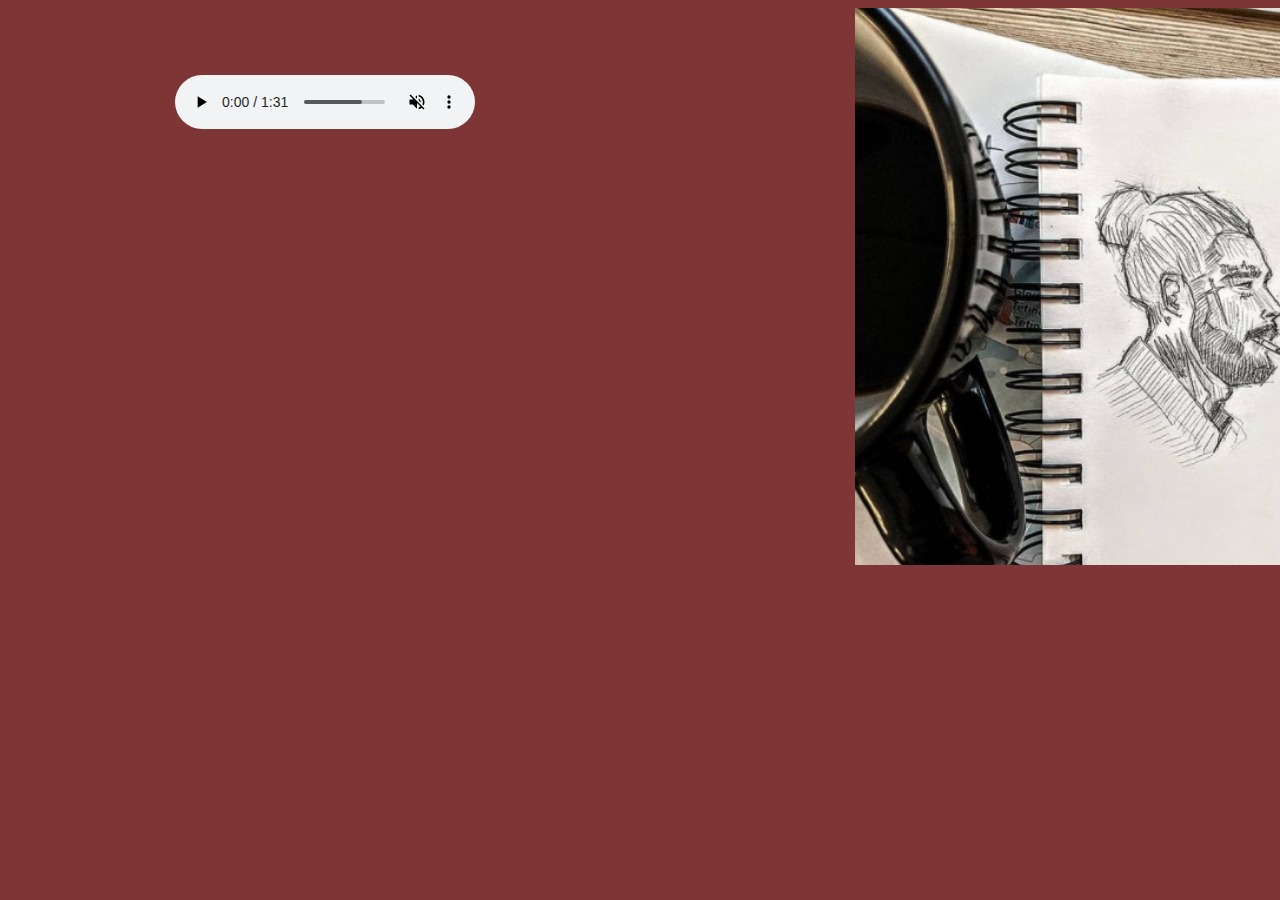
<file: Banner/index.html>
<!DOCTYPE html>
<html lang="pt-br"></html>
  <head>

    <meta charset="utf-8" />
    <meta name="viewport" content="width=device-width, initial-scale=1" />
    <title>Flaveta Figurinhas</title>
    <link rel="stylesheet" href="style.css">
  </head>

  <body>
      <h1> </h1>
      
<div id="audio">

      <audio src="audio1.mp3" autoplay controls muted loop > Ixxi não tem suporte para ouvir

</audio>
</div>

<div id="slider">
  <img class="selected" src="figure/figure1.png">
  <img src="figure/figure2.png">
  <img src="figure/figure3.png">
  <img src="figure/figure4.png">

</div>

<script src="script.js"></script>

  </body>

</html>
</file>
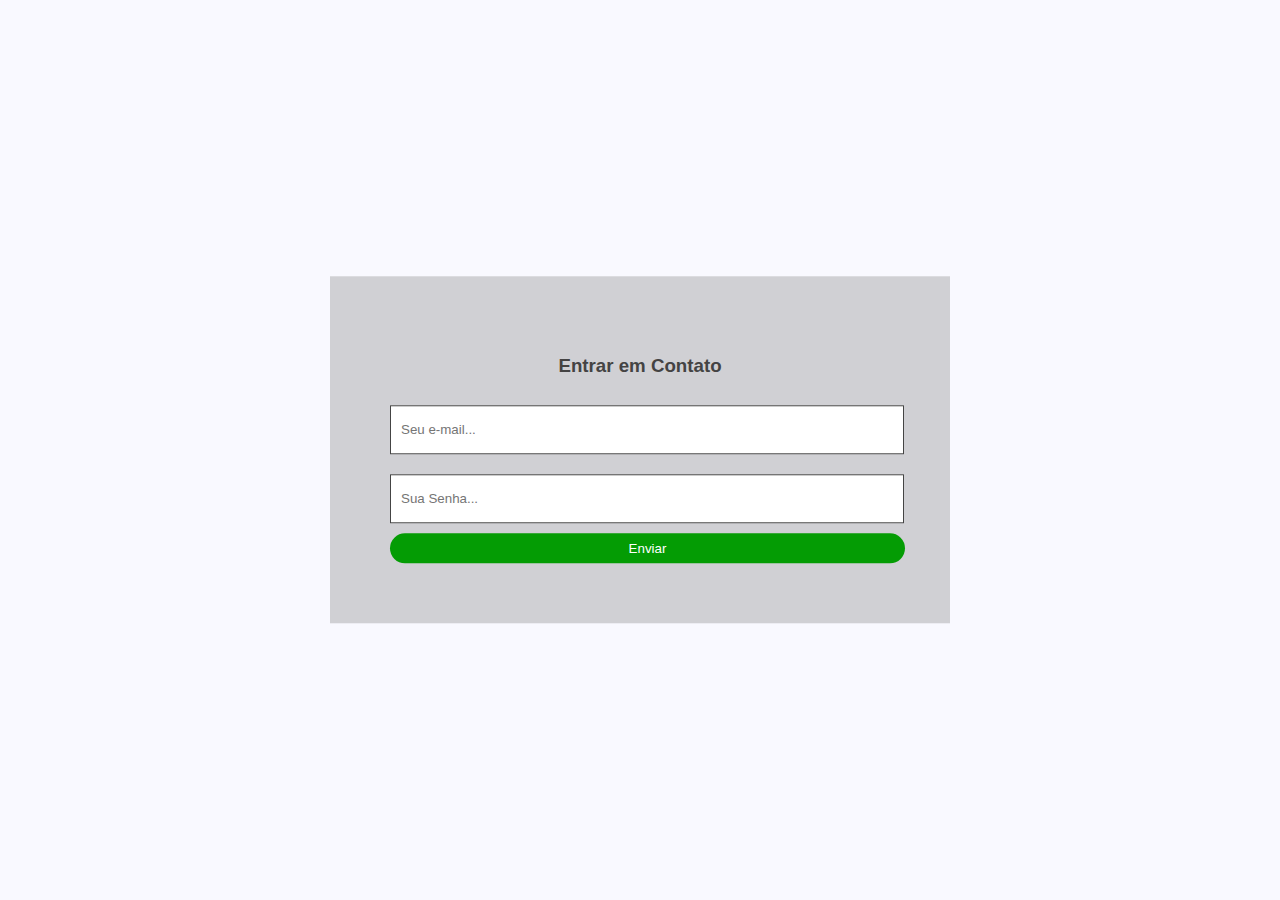
<file: CadastroFormulario/index.html>
<!DOCTYPE html>
<html lang="pt-br">
<head>
    <meta charset="UTF-8">
    <meta http-equiv="X-UA-Compatible" content="IE=edge">
    <meta name="viewport" content="width=device-width, initial-scale=1.0">
    <link rel="stylesheet" href="style.css">
    <link rel="stylesheet" href="index.js">
    <title>Cadastro Formulario</title>

<script>
   


</script>

</head>
<body>
    <form>
        <h3> Entrar em Contato</h3>
        <input type="text"     nome="email" placeholder="Seu e-mail..."/>
        <input type="password" nome="senha" placeholder="Sua Senha..."/>
        <input type="submit"   nome="acao"  value="Enviar"/>


    </form>

</body>
</html>
</file>
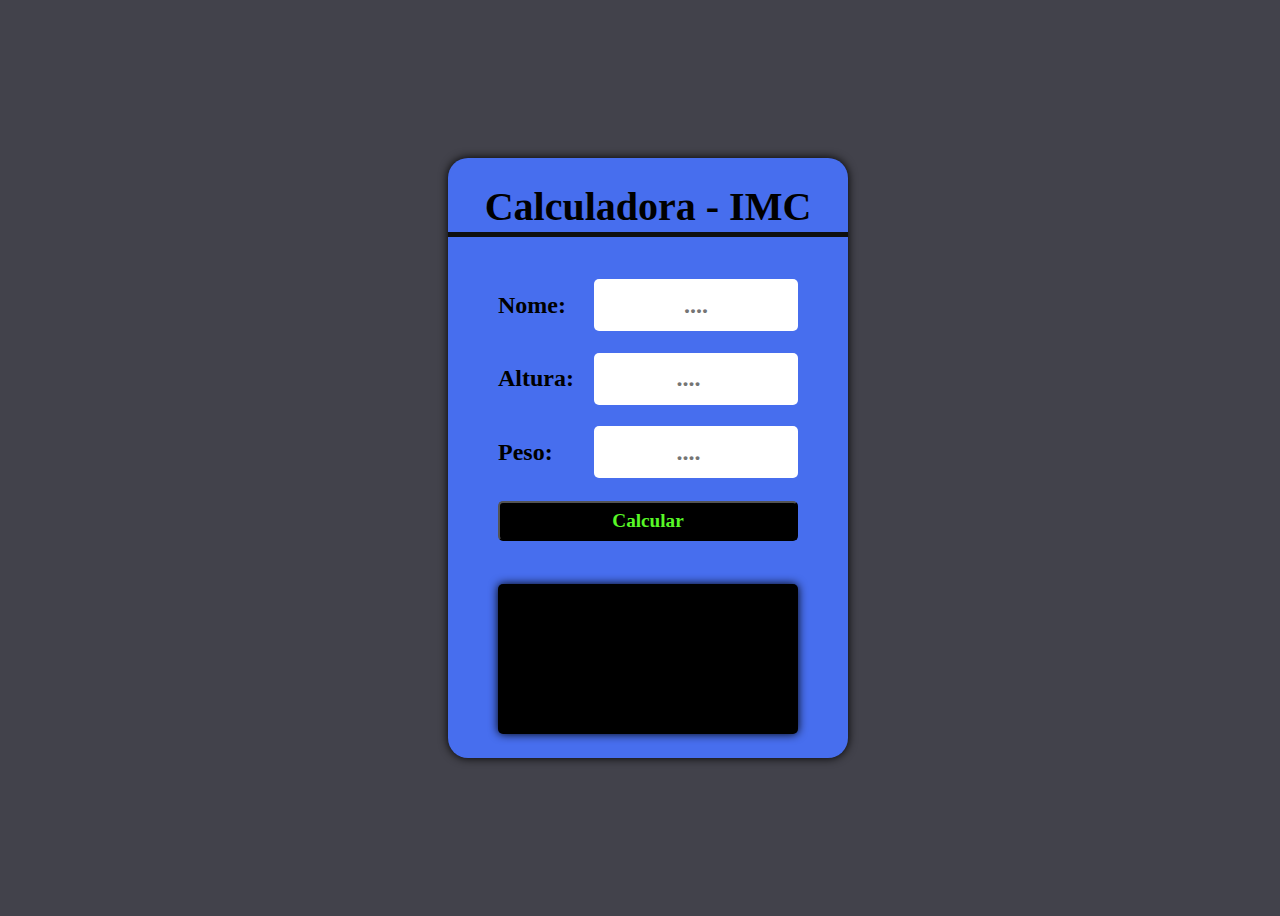
<file: Calculadora-imc/index.html>
<!DOCTYPE html>
<html lang="en">
  <head>
    <meta charset="UTF-8">
    <meta name="viewport" content="width=device-width, initial-scale=1.0">
    <title>IMC</title>
    <link rel="stylesheet" href="style.css">
  </head>
  <body>
    <main>
      <div class="container">
        <div class="title"> Calculadora - IMC </div>
        <div class="input">
            <label>Nome:</label>
            <input type="text" id='nome'placeholder="....">
        </div>
        <div class="input">
            <label>Altura:</label>
            <input type="number" id='altura'placeholder="....">
        </div>
        <div class="input">
            <label>Peso:</label>
            <input type="number" id='peso'placeholder="....">
        </div>
        <button id='calcular'>Calcular</button>

        <div class="result" id='resultado'></div>
      </div>
    </main>
    <script src="./imc.js"></script>
  </body>
</html>
</file>
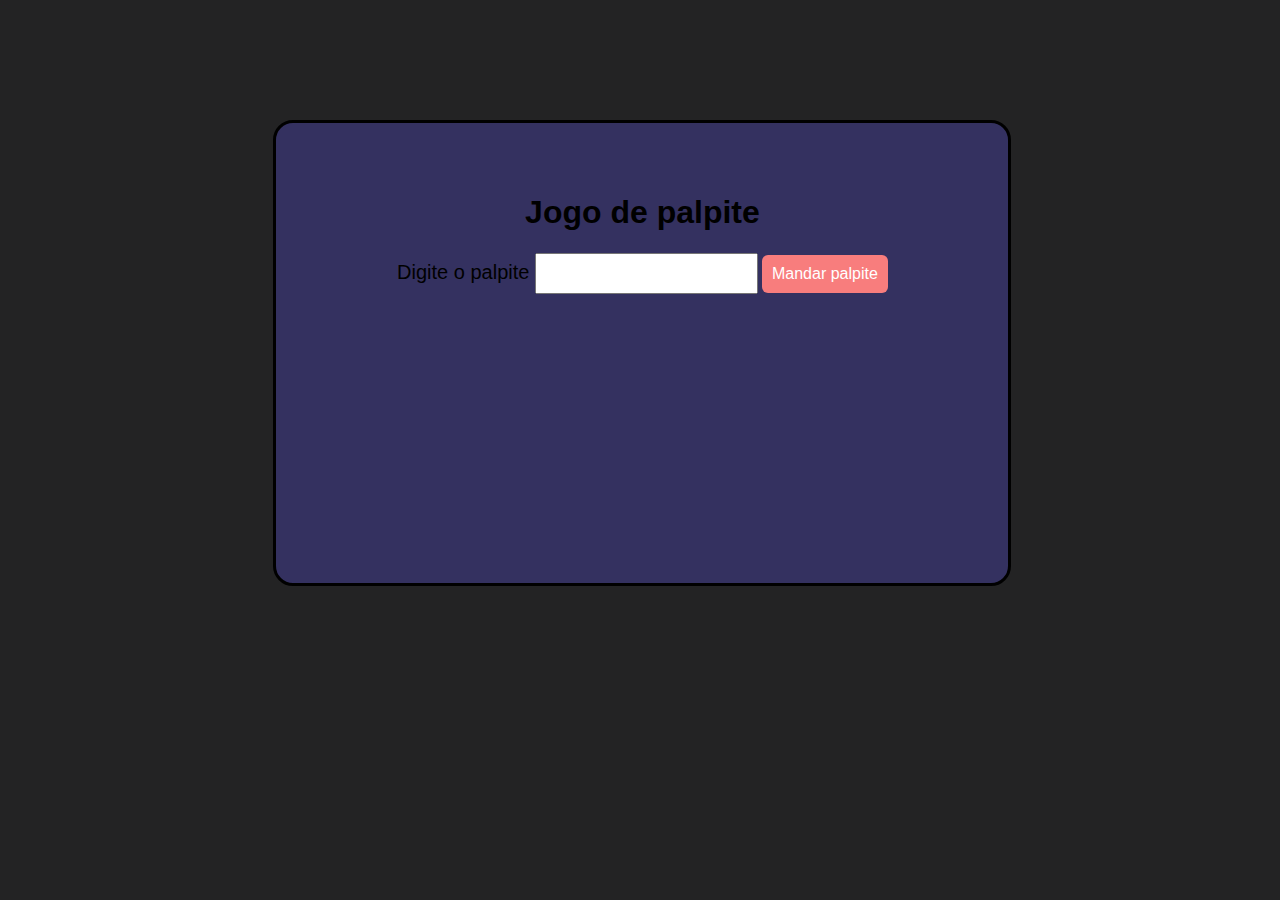
<file: Game-main/index.html>
<!DOCTYPE html>
<html>
  <head>
    <meta charset="utf-8">

    <title>Jogo adivinhe o número</title>

    <link rel='stylesheet' href='style.css'>
    <link href='https://fonts.googleapis.com/css?family=Lato|Roboto:400,900' rel='stylesheet' type='text/css'>
  </head>

  <body>
      <div class=jogo>
      <h1>
        Jogo de palpite
      </h1>
      <div class='game'>
        <label for="campoGame">Digite o palpite </label><input type="text" id='campoGame' class='campoGame'>
        <input type="submit" value="Mandar palpite" class="enviarnumb"> 
      </div>
      <div class='resultado'>
        <p class='palpites'></p>
        <p class='certoouerrado'></p>
        <p class='altooubaixo'></p>
      </div>
    </div>
</body>

<script src='script.js'>
  
</script>
  
 
</html>
</file>
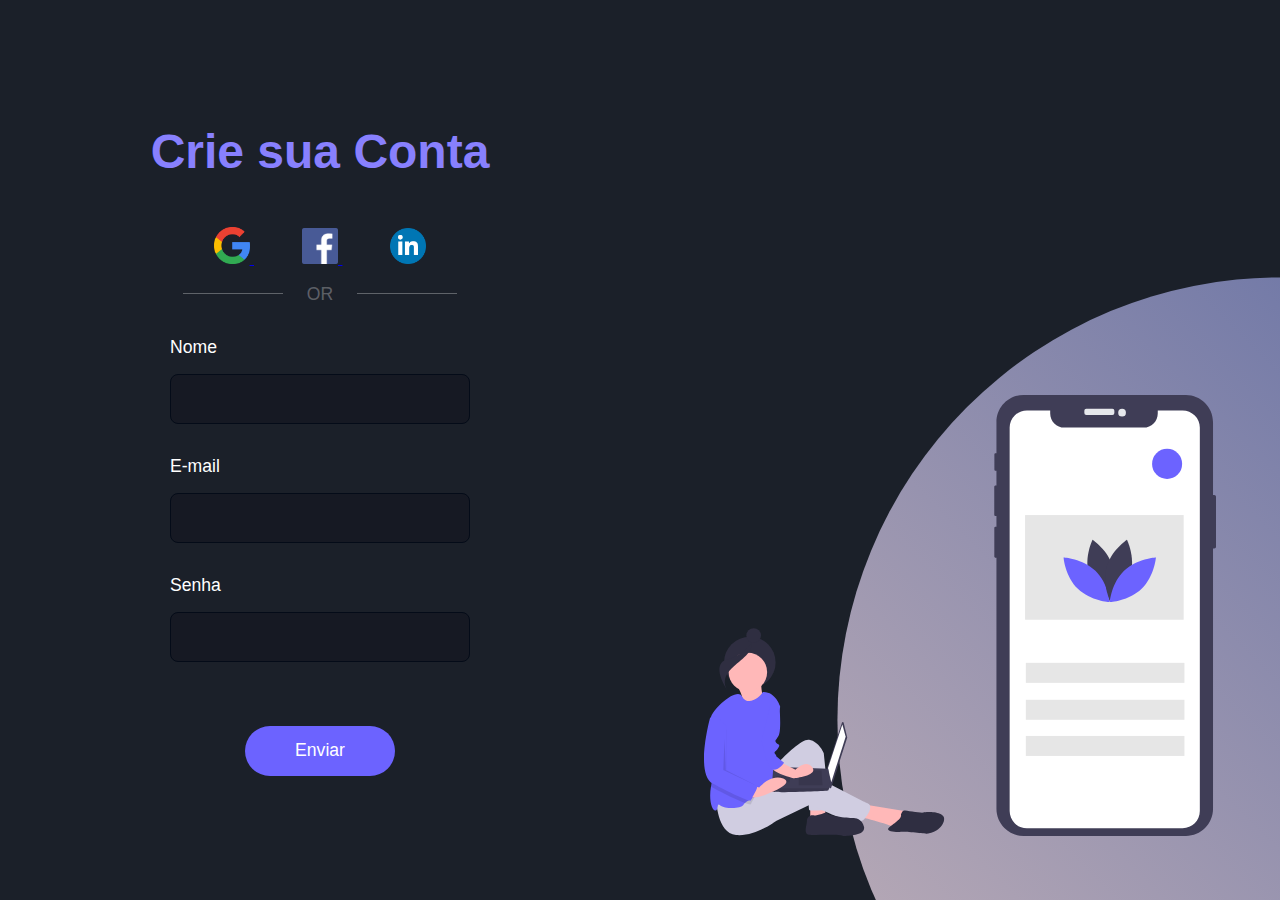
<file: Interface/index.html>
<!DOCTYPE html>
<html lang="pt-br">
    <head>
        <meta charset="UTF-8" />
        <meta http-equiv="X-UA-Compatible" content="IE=edge" />
        <meta name="viewport" content="width=device-width, initial-scale=1.0" />
        <title>Cadastro</title>
        <link rel="stylesheet" href="css/style.css" />
    </head>
    <body>
        <main>
            <h1>Crie sua Conta</h1>
            <div class="social-media">
                <a href="#">
                    <img src="assets/google.png" alt="Google" />
                </a>
                <a href="#">
                    <img src="assets/facebook.png" alt="Facebook" />
                </a>
                <a href="#">
                    <img src="assets/linkedin.png" alt="linkedin" />
                </a>
            </div>

            <div class="alternative">
                <span>OR</span>
            </div>

            <form action="">
                <label for="name">
                    <span>Nome</span>
                    <input type="text" id="name" name="name" />
                </label>

                <label for="email">
                    <span>E-mail</span>
                    <input type="email" id="email" name="email" />
                </label>

                <label for="password">
                    <span>Senha</span>
                    <input type="password" id="password" name="password" />
                </label>
                <input type="submit" value="Enviar" />
            </form>
        </main>
        <section class="images">
            <img src="assets/mobile.svg" alt="Mobile" />
            <div class="circle"></div>
        </section>
    </body>
</html>
</file>
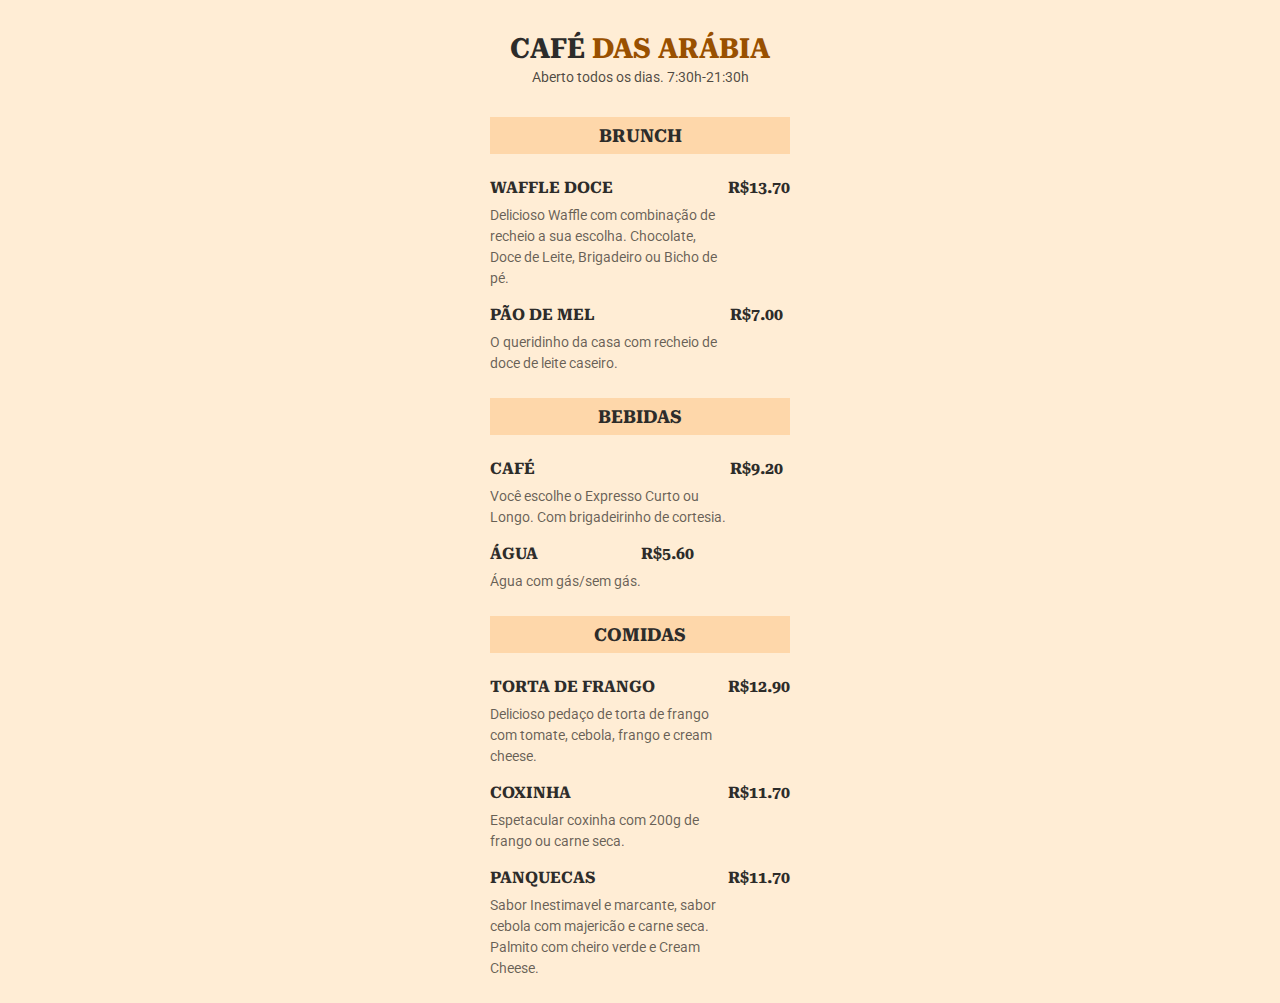
<file: MenuCoffe/index.html>
<!DOCTYPE html>
<html lang="pt-br">
  <head>

    <link rel="preconnect" href="https://fonts.googleapis.com"> 
    <link rel="preconnect" href="https://fonts.gstatic.com" crossorigin> 
    <link href="https://fonts.googleapis.com/css2?family=Roboto&family=Roboto+Serif:opsz,wght@8..144,700&display=swap" rel="stylesheet">

    <meta charset="UTF-8">
    <meta name="viewport" content="width=device-width, initial-scale=1.0">
    <title>RocketCoffee</title>

		<link rel="stylesheet" href="./style.css">
  </head>

  <body>

    <header>
      <h1>Café<span> das Arábia</span></h1>
      <p>Aberto todos os dias. 7:30h-21:30h</p>
    </header>

    <section>
      <h2>Brunch</h2>

      <ul>
        <li>
          <div class="details">
            <h3>Waffle Doce</h3>
            <p class="description">
              Delicioso Waffle com combinação de recheio a sua escolha.
              Chocolate, Doce de Leite, Brigadeiro ou Bicho de pé.
            </p>
          </div>

          <strong class="price">
            R$13.70
          </strong>
        </li>

        <li>
          <div class="details">
            <h3>Pão de Mel</h3>
            <p class="description">
              O queridinho da casa com recheio de doce de leite caseiro.
            </p>
          </div>

          <strong class="price">
            R$7.00
          </strong>
        </li>

      </ul>
    </section>

    <section>
      <h2>Bebidas</h2>

      <ul>
        <li>
          <div class="details">
            <h3>Café</h3>
            <p class="description">
              Você escolhe o Expresso Curto ou Longo.
              Com brigadeirinho de cortesia.
            </p>
          </div>

          <strong class="price">
            R$9.20
          </strong>
        </li>

        <li>
          <div class="details">
            <h3>Água</h3>
            <p class="description">
               Água com gás/sem gás.
            </p>
          </div>

          <strong class="price">
            R$5.60
          </strong>
        </li>

      </ul>
    </section>


    <section>
      <h2>Comidas</h2>

      <ul>
        <li>
          <div class="details">
            <h3>Torta de Frango</h3>
            <p class="description">
              Delicioso pedaço de torta de frango com tomate, cebola, frango e cream cheese.
            </p>
          </div>

          <strong class="price">
            R$12.90
          </strong>
        </li>

        <li>
          <div class="details">
            <h3>Coxinha</h3>
            <p class="description">
              Espetacular coxinha com 200g de frango ou carne seca.
            </p>
          </div>

          <strong class="price">
            R$11.70
          </strong>
        </li>

        <li>
          <div class="details">
            <h3>Panquecas</h3>
            <p class="description">
              Sabor Inestimavel e marcante,
              sabor cebola com majericão e carne seca. 
              Palmito com cheiro verde e Cream Cheese.
            </p>
          </div>

          <strong class="price">
            R$11.70
          </strong>
        </li>

      </ul>
    </section>

  </body>
</html>
</file>
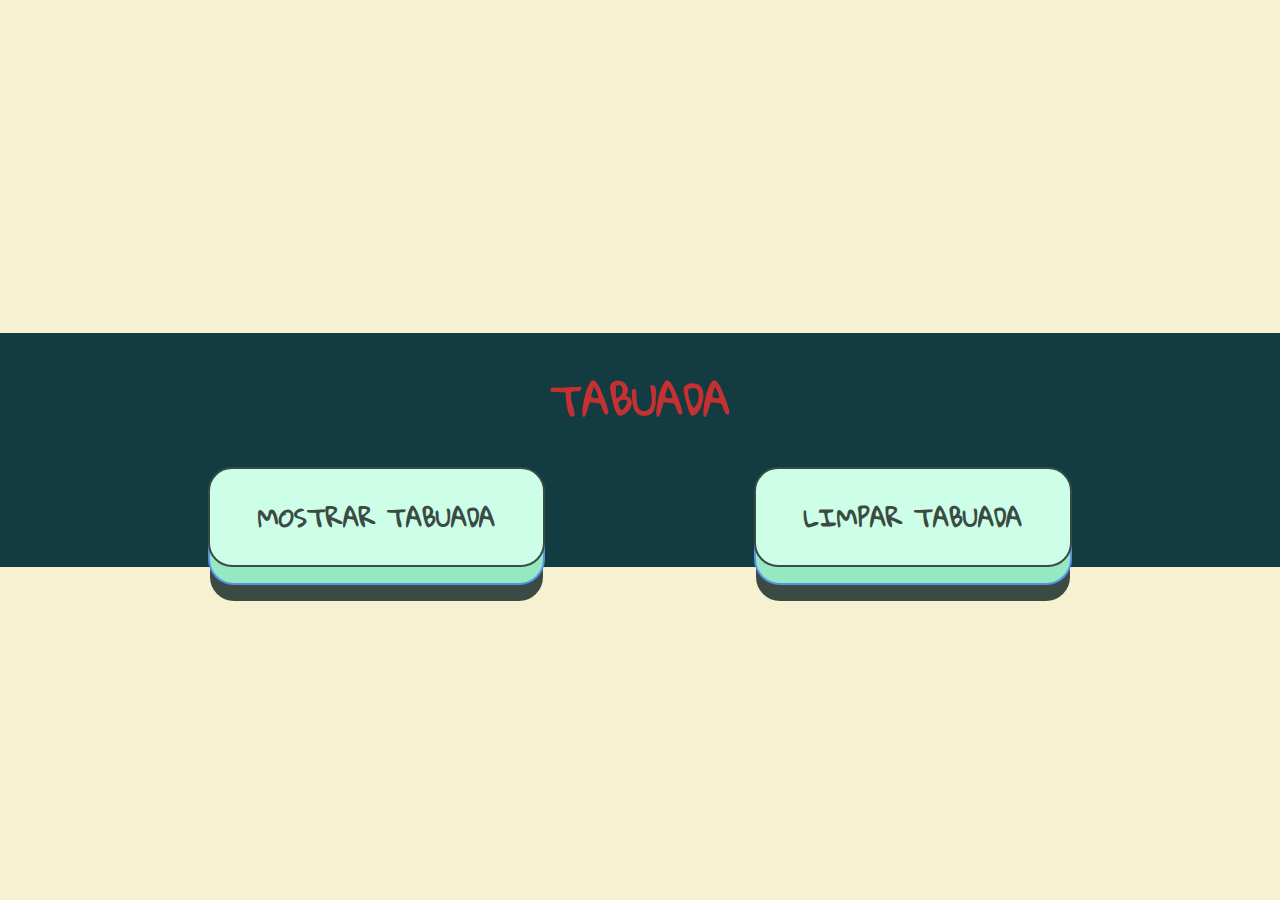
<file: Tabuada-simples/tabuada.html>
<!DOCTYPE html>
  <html lang="pt-br">
  <head>
    <title>ex-tabuada</title>
    <meta charset="pt-br">
    <meta name="viewport" content="width=device-width, initial-scale=1">
    <link href="style.css" rel="stylesheet">
    <link href="https://fonts.googleapis.com/css2?family=Gloria+Hallelujah&display=swap" rel="stylesheet">
  </head>
  <body>
    <section>
      <h1>TABUADA</h1>
      <div class="btn">
        <button class="big-button" onclick="mostrarTabuada()"> Mostrar tabuada </button>
        <button class="big-button" onclick="limparTabuada()" > Limpar tabuada  </button>
      </div>
      <div id="output" > </div>
    </section>  
    <script src="index.js"> </script>  
  </body>
  </html>
</file>
<file: Banner/style.css>
body {
    background-color: rgb(126, 53, 53);
    display: flex;
    flex-direction: center;
    justify-content: center;
    align-items: center;
}

#slider {
    width: 90%;
    max-width: 250px;
    height: 15vw;
    max-height: 350px;

    position: relative;
}

#slider img{
    opacity: 0;

    position: absolute;

    width: 250%;
    height: 290%;

    object-fit: cover;

    transition: opacity 800ms;
}

#slider img.selected { 
    opacity: 1;
}

#audio {

    margin-right: 30%;
   
}
</file>
<file: CadastroFormulario/style.css>
body{
  background-color: rgb(249, 249, 255);
}

form{
 background-color: rgb(208, 208, 212) ;
 max-width: 500px;
 width: 60%;
 padding: 60px;
 position: absolute;
 left: 50%;
 top: 50%;
 transform: translate(-50%,-50%);
}

 form h3{
    text-align: center;
    color: rgb(68, 67, 67);
    font-family: Arial, Helvetica, sans-serif;
 }

  form input[type=text],
  form input[type=password]{
    width: 100%;
    height: 45px;
    border: 1px solid rgb(68, 68, 68);
    padding-left: 10px;
    margin: 10px 0;
  
  }

  form input[type=submit]{
    width:103%;
    height: 30px;
    cursor: pointer;
    background:rgb(4, 156, 4) ;
    color:white;
    border: 0;
    border-radius: 20px;
    transition: 1s;
  }

  form input[type=submit]:hover{
     background-color:green }
</file>
<file: Calculadora-imc/style.css>
body{
    background-color: rgb(66, 66, 75);
}

main{
    display: flex;
    width: 100vw;
    height: 100vh;
    justify-content: center;
    align-items: center;  
  }
  
  .container{
    display: flex;
    flex-direction: column;
    background: rgb(71, 110, 238);
    width: 400px;
    height: 600px;
    align-items: center;
    justify-content: space-evenly;
    border-radius: 20px;
    box-shadow: 0 0 10px black;
  }
  
  .title{
    display: flex;
    justify-content: center;
    align-items: center;
    width: 100%;
    height: 50px;
    font: bold 2.5rem serif;
    border-bottom: solid 5px rgb(15, 15, 15);
    margin-bottom: 20px;
  }
  
  .input {
    display: flex;
    width: 300px;
    height: 50px;
    justify-content: space-between;
    align-items: center;
  }
  .input input {
    width: 200px;
    height: 50px;
    border-radius: 5px;
    border:none;
    outline: 0;
    font: bold 1.5rem serif;
    text-align: center;
  }
  
  .input label {
    font: bold 1.5rem serif;
  }
  
  button{
    width: 300px;
    height: 40px;
    font: bold 1.2rem serif;
    background: #000;
    color: rgb(88, 248, 39);
    outline: none;
    border-radius: 5px;
    cursor: pointer;
  }
  
  .result{
    display: flex;
    margin-top: 20px;
    align-items: center;
    width: 300px;
    height: 150px;
    border-radius: 5px;
    font: italic 1.5rem serif;
    box-shadow: 0px 0px 10px black;
    background: #000;
    color: rgb(241, 241, 239);
    padding: 20px;
    box-sizing: border-box;
    user-select: none;
  }
</file>
<file: Game-main/style.css>
.botaoreiniciar{
    background-color: blue;
}
h1{
    font-family: Verdana, Geneva, Tahoma, sans-serif;
    text-align: center;
}
.game{
    text-align: center;
}
.resultado{
    text-align: center;
}
label{
    font-size: 20px;
    font-family: 'Lucida Sans', 'Lucida Sans Regular', 'Lucida Grande', 'Lucida Sans Unicode', Geneva, Verdana, sans-serif;
}

.enviarnumb {
    background-color: #f87d7d; 
    border: none;
    color: white;
    padding: 10px;
    text-align: center;
    text-decoration: none;
    display: inline-block;
    font-size: 16px;
    border-radius: 6px;
  }
button {
    background-color: rgb(245, 248, 246); 
    border: none;
    padding: 10px;
    text-align: center;
    text-decoration: none;
    display: inline-block;
    font-size: 16px;
    border-radius: 6px;
    margin-left: 44%;
  }
  input{
      padding: 10px;
  }
  .certoouerrado{
      color: white;
      font-size: 30px;
      width: 150px;
      text-align: center;
      margin-left: 37%;
      font-family: Verdana, Geneva, Tahoma, sans-serif;
      border-radius: 7px;
    padding: 15px;
    }
    .palpites{
        font-family: Verdana, Geneva, Tahoma, sans-serif;
        font-size: 20px;
    }
    .altooubaixo{
        font-family: Verdana, Geneva, Tahoma, sans-serif;
        font-size: 25px;
    }
    .campoGame{
        font-family: Verdana, Geneva, Tahoma, sans-serif;
    font-size:15px;
    }
    .jogo{
        background-color: rgba(55, 51, 104, 0.897);
        margin-top: 120px;
        width: 50%;
        margin-left: 21%;
        padding:50px;
        padding-top: 50px;
        padding-bottom: 160px;
        height: 250px;
        border-radius: 20px;
        border-style: solid;
    }
    body{
        background-color: #232324;
    }
</file>
<file: Interface/css/style.css>
* {
    margin: 0;
    padding: 0;
    border: 0;
    box-sizing: border-box;
    font-family: "Poppins", sans-serif;
}

body {
    background: #1B2029;
    color: white;
    font-weight: 500;
    display: flex;
    min-height: 100vh;
    min-width: 100vw;
}

main {
    width: 50vw;
    display: flex;
    flex-direction: column;
    align-items: center;
    justify-content: center;
}

main h1 {
    color: #8880FE;
    font-size: 3rem;
    margin-bottom: 3rem;
    text-align: center;
}

main.social-media {
    display: flex;
    align-content: center;
}

main.social-media a {
    text-decoration: none;
}

main .social-media img {
    width: 36px;
    margin-left: 3rem;
}

main .social-media a:first-child img {
    margin-left: 0;
}

main .alternative {
    margin-top: 1rem;
}

main .alternative span {
    font-size: 1.1rem;
    font-weight: 400;
    color: rgba(255, 255, 255, 0.3);
    position: relative;
}

main .alternative span::before, main .alternative span::after{
    position: absolute;
    content: '';
    height: 1px;
    width: 100px;
    bottom: 50%;
    right: 50px;
    background: rgba(255, 255, 255, 0.3);
}

main .alternative span::after {
    left: 50px;
}

main form {
    display: flex;
    flex-direction: column;
    align-items: center;
}

main form label {
    display: flex;
    flex-direction: column;
}

main form label span {
    font-size: 1.1rem;
    margin-top: 2rem;
}

main form input {
    background: #161923;
    width: 300px;
    height: 50px;
    padding: 0 0.5rem;
    margin-top: 1rem;
    outline: none;
    color: rgba(166, 166, 166);
    font-size: 1rem;
    border: 1px solid #040B18;
    border-radius: 8px;
}

main form input[type="submit"] {
    cursor: pointer;
    width: 50%;
    margin-top: 4rem;
    border: none;
    border-radius: 32px;
    background: #6C63FF;
    color: white;
    font-size: 1.1rem;
    transition: all .3s ease-in-out;
}

main form input[type="submit"]:hover {
    background: #5952D4;
}

section.images {
    width: 50vw;
    display: flex;
    align-items: flex-end;
    justify-content: flex-end;
    padding: 4rem;
}

section.images img {
    width: 100%;
}

section.images .circle{
    position: absolute;
    height: 100%;
    width: 100%;
    top: 0;
    left: 0;
    background: linear-gradient(45deg, #E8CBC0, #636FA4);
    clip-path: circle(40% at right 80%);
    z-index: -1;
}

@media only screen and (min-width: 900px) and (max-width: 1200px) {
    section.images img {
        width: 110%;
    }

    section.images .circle {
        clip-path: circle(35% at right 80%);
    }
}

@media only screen and (max-width: 900px) {
    section.images {
        display: none;
        visibility: hidden;
    }

    main {
        width: 100vw;
    }
}

@media only screen and (max-width: 450px) {
    main h1 {
        font-size: 2rem;
    }

    main .alternative span {
        font-size: 0.8rem;
    }

    main form label span, main form input[type="submit"] {
        font-size: 1rem;
    }
}
</file>
<file: MenuCoffe/style.css>
/* GLOBAL */
* {
    margin: 0;
    padding: 0;
  }
  
  body {
    background-color: #FFEDD5; /* hex: 0-F */
    font-family: 'Roboto', sans-serif;
  }
  
  ul {
    list-style: none;
  }
  
  /* FONTS */
  h1, h2, h3, .price {
    font-family: 'Roboto Serif', serif;
    text-transform: uppercase;
    color: #2D2C2A;
  }
  
  /* HEADER */
  header {
    padding: 32px 0;
    text-align: center;
  }
  
  header,
  section {
    max-width: 300px;
    margin: 0 auto;
  }
  
  header h1 {
    margin-bottom: 4px;
    font-size: 28px;
    line-height: 33px;
  }
  
  header h1 span {
    color: #995000;
  }
  
  header p {
    font-size: 14px;
    line-height: 16px;
  
    color: rgba(0, 0, 0, 0.7);
  }
  
  /* SECTION */
  section {
    margin-bottom: 24px;
  }
  
  section h2 {
    background-color: #FED7AA;
    padding: 8px 16px;
    text-align: center;
  
    margin-bottom: 24px;
    font-size: 18px;
  }
  
  /* LISTA */
  ul li {
    margin-bottom: 16px;
    display: flex;
  }
  
  li .details {
    max-width: 240px;
  }
  
  .details h3 {
    margin-bottom: 8px;
    font-size: 16px;
    line-height: 19px;
  }
  
  .details p {
    color: rgba(0, 0, 0, 0.6);
    font-size: 14px;
    line-height: 21px;
  }
</file>
<file: Tabuada-simples/style.css>
section{
    width: 100%;
    height: 100%;
    background-color: rgb(18, 59, 66);
    display: grid;
}
div, h1{
    text-align: center;
    font-family: 'Gloria Hallelujah', cursive;
    color: rgb(197, 49, 49);
    font-size: 30pt;
}
.btn{
    width: 100%;
    justify-content: space-evenly;
    display: flex;
}
:root {
  --backgroundColor: rgba(246, 241, 209);
  --colorShadeA: rgb(59, 75, 68);
  --colorShadeB: rgb(86, 146, 236);
  --colorShadeC: rgb(150, 232, 195);
  --colorShadeD: rgb(54, 65, 60);
  --colorShadeE: rgb(205, 255, 232);
}

@import url("https://fonts.googleapis.com/css?family=Open+Sans:400,400i,700");
* {
  box-sizing: border-box;
}
*::before,
*::after {
  box-sizing: border-box;
}
body {
  font-family: "OpenSans", sans-serif;
  font-size: 1rem;
  line-height: 2;
  display: flex;
  align-items: center;
  justify-content: center;
  margin: 0;
  min-height: 100vh;
  background: var(--backgroundColor);
}
button {
  position: relative;
  display: inline-block;
  cursor: pointer;
  outline: none;
  border: 0;
  vertical-align: middle;
  text-decoration: none;
  font-size: 1.5rem;
  color: var(--colorShadeA);
  font-weight: 700;
  text-transform: uppercase;
  font-family: inherit;
}

button.big-button {
  padding: 1em 2em;
  border: 2px solid var(--colorShadeA);
  border-radius: 1em;
  background: var(--colorShadeE);
  transform-style: preserve-3d;
  transition: all 175ms cubic-bezier(0, 0, 1, 1);
}
button.big-button::before {
  position: absolute;
  content: "";
  width: 100%;
  height: 100%;
  top: 0;
  left: 0;
  right: 0;
  bottom: 0;
  background: var(--colorShadeC);
  border-radius: inherit;
  box-shadow: 0 0 0 2px var(--colorShadeB), 0 0.75em 0 0 var(--colorShadeA);
  transform: translate3d(0, 0.75em, -1em);
  transition: all 175ms cubic-bezier(0, 0, 1, 1);
}

button.big-button:hover {
  background: var(--colorShadeD);
  transform: translate(0, 0.375em);
}

button.big-button:hover::before {
  transform: translate3d(0, 0.75em, -1em);
}

button.big-button:active {
  transform: translate(0em, 0.75em);
}

button.big-button:active::before {
  transform: translate3d(0, 0, -1em);

  box-shadow: 0 0 0 2px var(--colorShadeB), 0 0.25em 0 0 var(--colorShadeB);
}
</file>
